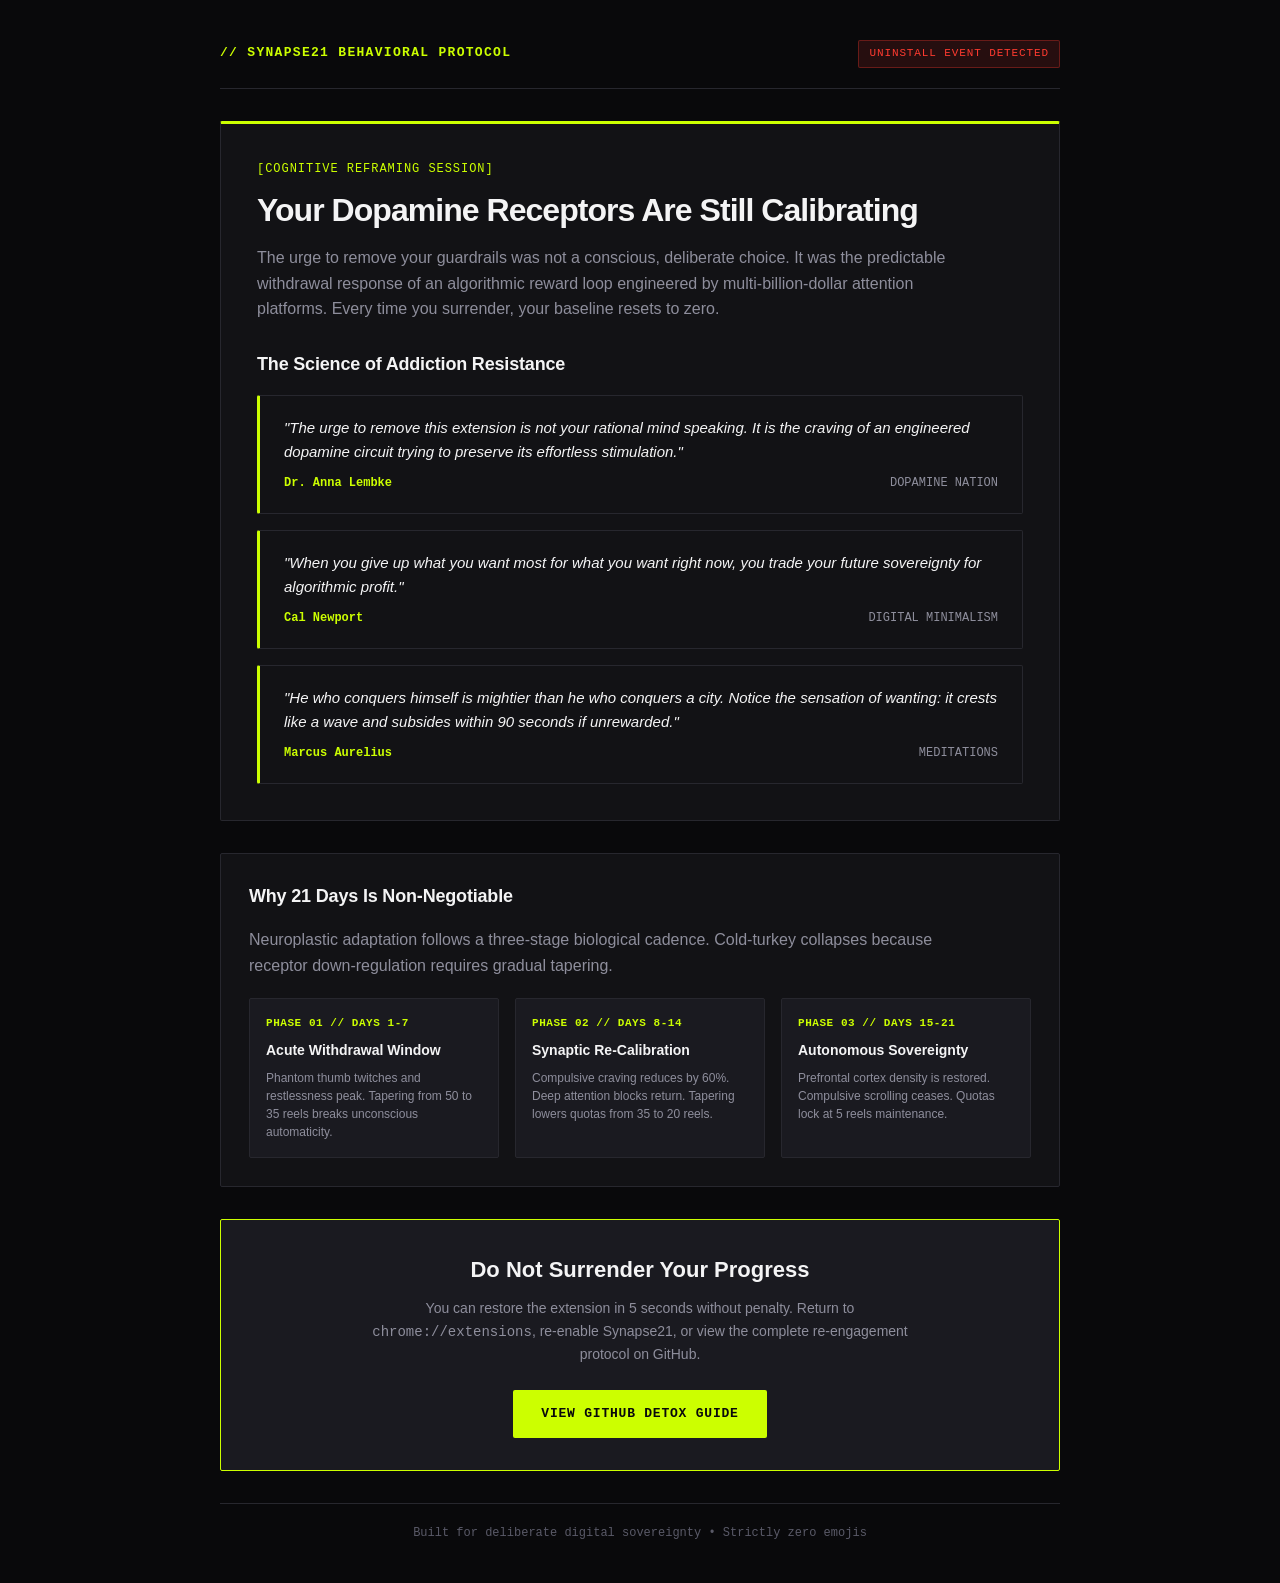
<file: docs/index.html>
<!DOCTYPE html>
<html lang="en">
<head>
  <meta charset="UTF-8">
  <meta name="viewport" content="width=device-width, initial-scale=1.0">
  <title>Synapse21 | Digital Sovereignty &amp; Habit Retention</title>
  <style>
    /* Technical Carbon Monolith & Electric Citron Palette */
    /* Strictly Zero Emojis */
    :root {
      --bg-base: #09090b;
      --bg-surface: #121215;
      --bg-surface-elevated: #1a1a20;
      --border-line: #27272e;
      --border-bright: #3f3f4e;
      --accent-citron: #ccff00;
      --accent-citron-glow: rgba(204, 255, 0, 0.12);
      --accent-crimson: #ff3b30;
      --accent-crimson-subtle: rgba(255, 59, 48, 0.12);
      --text-white: #f4f4f5;
      --text-muted: #8e8e9c;
      --text-dim: #5a5a68;
      --font-mono: ui-monospace, SFMono-Regular, "SF Mono", Menlo, Consolas, monospace;
      --font-sans: -apple-system, BlinkMacSystemFont, "Segoe UI", Roboto, Helvetica, Arial, sans-serif;
    }

    * { margin: 0; padding: 0; box-sizing: border-box; }

    body {
      background-color: var(--bg-base);
      color: var(--text-white);
      font-family: var(--font-sans);
      line-height: 1.6;
      -webkit-font-smoothing: antialiased;
      padding: 40px 20px;
    }

    .container {
      max-width: 840px;
      margin: 0 auto;
      display: flex;
      flex-direction: column;
      gap: 32px;
    }

    .header-bar {
      display: flex;
      align-items: center;
      justify-content: space-between;
      border-bottom: 1px solid var(--border-line);
      padding-bottom: 20px;
    }

    .brand-tag {
      font-family: var(--font-mono);
      font-size: 13px;
      font-weight: 700;
      text-transform: uppercase;
      letter-spacing: 0.1em;
      color: var(--accent-citron);
    }

    .status-badge {
      font-family: var(--font-mono);
      font-size: 11px;
      text-transform: uppercase;
      letter-spacing: 0.08em;
      padding: 4px 10px;
      background-color: var(--accent-crimson-subtle);
      border: 1px solid rgba(255, 59, 48, 0.3);
      color: var(--accent-crimson);
      border-radius: 2px;
    }

    .hero-card {
      background-color: var(--bg-surface);
      border: 1px solid var(--border-line);
      border-top: 3px solid var(--accent-citron);
      padding: 36px;
      border-radius: 2px;
    }

    .mono-meta {
      font-family: var(--font-mono);
      font-size: 12px;
      color: var(--accent-citron);
      text-transform: uppercase;
      letter-spacing: 0.08em;
      margin-bottom: 12px;
      display: block;
    }

    h1 {
      font-size: 32px;
      font-weight: 800;
      letter-spacing: -0.03em;
      color: var(--text-white);
      margin-bottom: 16px;
      line-height: 1.2;
    }

    .lead-text {
      font-size: 16px;
      color: var(--text-muted);
      margin-bottom: 28px;
      max-width: 720px;
    }

    /* Course Grid */
    .section-title {
      font-size: 18px;
      font-weight: 700;
      letter-spacing: -0.01em;
      color: var(--text-white);
      margin-bottom: 16px;
      display: flex;
      align-items: center;
      gap: 10px;
    }

    .quotes-grid {
      display: grid;
      grid-template-columns: 1fr;
      gap: 16px;
    }

    .quote-item {
      background-color: var(--bg-surface);
      border: 1px solid var(--border-line);
      border-left: 3px solid var(--accent-citron);
      padding: 20px 24px;
      border-radius: 2px;
    }

    .quote-body {
      font-size: 15px;
      font-style: italic;
      color: var(--text-white);
      margin-bottom: 10px;
      line-height: 1.6;
    }

    .quote-footer {
      display: flex;
      align-items: center;
      justify-content: space-between;
      font-size: 12px;
      color: var(--text-muted);
      font-family: var(--font-mono);
    }

    .quote-author {
      color: var(--accent-citron);
      font-weight: 600;
    }

    /* The 21-Day Neuroscience Timeline */
    .timeline-card {
      background-color: var(--bg-surface);
      border: 1px solid var(--border-line);
      padding: 28px;
      border-radius: 2px;
    }

    .timeline-steps {
      display: grid;
      grid-template-columns: repeat(3, 1fr);
      gap: 16px;
      margin-top: 20px;
    }

    .step-box {
      background-color: var(--bg-surface-elevated);
      border: 1px solid var(--border-line);
      padding: 16px;
      border-radius: 2px;
    }

    .step-tag {
      font-family: var(--font-mono);
      font-size: 11px;
      font-weight: 700;
      color: var(--accent-citron);
      text-transform: uppercase;
      letter-spacing: 0.05em;
      margin-bottom: 6px;
    }

    .step-title {
      font-size: 14px;
      font-weight: 700;
      color: var(--text-white);
      margin-bottom: 8px;
    }

    .step-desc {
      font-size: 12px;
      color: var(--text-muted);
      line-height: 1.5;
    }

    /* Reinstallation CTA */
    .cta-box {
      background-color: var(--bg-surface-elevated);
      border: 1px solid var(--accent-citron);
      padding: 32px;
      text-align: center;
      border-radius: 2px;
    }

    .cta-title {
      font-size: 22px;
      font-weight: 800;
      color: var(--text-white);
      margin-bottom: 10px;
    }

    .cta-subtext {
      font-size: 14px;
      color: var(--text-muted);
      max-width: 580px;
      margin: 0 auto 24px auto;
    }

    .btn-action {
      display: inline-flex;
      align-items: center;
      justify-content: center;
      padding: 14px 28px;
      background-color: var(--accent-citron);
      color: #09090b;
      font-family: var(--font-mono);
      font-size: 13px;
      font-weight: 700;
      text-transform: uppercase;
      letter-spacing: 0.06em;
      text-decoration: none;
      border-radius: 2px;
      transition: all 0.15s;
    }

    .btn-action:hover {
      filter: brightness(1.15);
      box-shadow: 0 0 20px rgba(204, 255, 0, 0.4);
    }

    .footer {
      text-align: center;
      font-size: 12px;
      font-family: var(--font-mono);
      color: var(--text-dim);
      padding-top: 20px;
      border-top: 1px solid var(--border-line);
    }
  </style>
</head>
<body>
  <div class="container">
    <div class="header-bar">
      <div class="brand-tag">// SYNAPSE21 BEHAVIORAL PROTOCOL</div>
      <div class="status-badge">UNINSTALL EVENT DETECTED</div>
    </div>

    <div class="hero-card">
      <span class="mono-meta">[COGNITIVE REFRAMING SESSION]</span>
      <h1>Your Dopamine Receptors Are Still Calibrating</h1>
      <p class="lead-text">
        The urge to remove your guardrails was not a conscious, deliberate choice. It was the predictable withdrawal response of an algorithmic reward loop engineered by multi-billion-dollar attention platforms. Every time you surrender, your baseline resets to zero.
      </p>

      <div class="section-title">The Science of Addiction Resistance</div>
      <div class="quotes-grid">
        <div class="quote-item">
          <div class="quote-body">"The urge to remove this extension is not your rational mind speaking. It is the craving of an engineered dopamine circuit trying to preserve its effortless stimulation."</div>
          <div class="quote-footer">
            <span class="quote-author">Dr. Anna Lembke</span>
            <span>DOPAMINE NATION</span>
          </div>
        </div>

        <div class="quote-item">
          <div class="quote-body">"When you give up what you want most for what you want right now, you trade your future sovereignty for algorithmic profit."</div>
          <div class="quote-footer">
            <span class="quote-author">Cal Newport</span>
            <span>DIGITAL MINIMALISM</span>
          </div>
        </div>

        <div class="quote-item">
          <div class="quote-body">"He who conquers himself is mightier than he who conquers a city. Notice the sensation of wanting: it crests like a wave and subsides within 90 seconds if unrewarded."</div>
          <div class="quote-footer">
            <span class="quote-author">Marcus Aurelius</span>
            <span>MEDITATIONS</span>
          </div>
        </div>
      </div>
    </div>

    <div class="timeline-card">
      <div class="section-title">Why 21 Days Is Non-Negotiable</div>
      <p class="lead-text" style="margin-bottom: 0;">Neuroplastic adaptation follows a three-stage biological cadence. Cold-turkey collapses because receptor down-regulation requires gradual tapering.</p>
      
      <div class="timeline-steps">
        <div class="step-box">
          <div class="step-tag">Phase 01 // Days 1-7</div>
          <div class="step-title">Acute Withdrawal Window</div>
          <div class="step-desc">Phantom thumb twitches and restlessness peak. Tapering from 50 to 35 reels breaks unconscious automaticity.</div>
        </div>

        <div class="step-box">
          <div class="step-tag">Phase 02 // Days 8-14</div>
          <div class="step-title">Synaptic Re-Calibration</div>
          <div class="step-desc">Compulsive craving reduces by 60%. Deep attention blocks return. Tapering lowers quotas from 35 to 20 reels.</div>
        </div>

        <div class="step-box">
          <div class="step-tag">Phase 03 // Days 15-21</div>
          <div class="step-title">Autonomous Sovereignty</div>
          <div class="step-desc">Prefrontal cortex density is restored. Compulsive scrolling ceases. Quotas lock at 5 reels maintenance.</div>
        </div>
      </div>
    </div>

    <div class="cta-box">
      <div class="cta-title">Do Not Surrender Your Progress</div>
      <p class="cta-subtext">You can restore the extension in 5 seconds without penalty. Return to <code>chrome://extensions</code>, re-enable Synapse21, or view the complete re-engagement protocol on GitHub.</p>
      <div style="display: flex; gap: 12px; justify-content: center; flex-wrap: wrap;">
        <a href="https://github.com/prathamesh424/Synapse21#readme" class="btn-action" target="_blank" rel="noopener">View GitHub Detox Guide</a>
      </div>
    </div>

    <div class="footer">
      Built for deliberate digital sovereignty &bull; Strictly zero emojis
    </div>
  </div>
</body>
</html>
</file>
